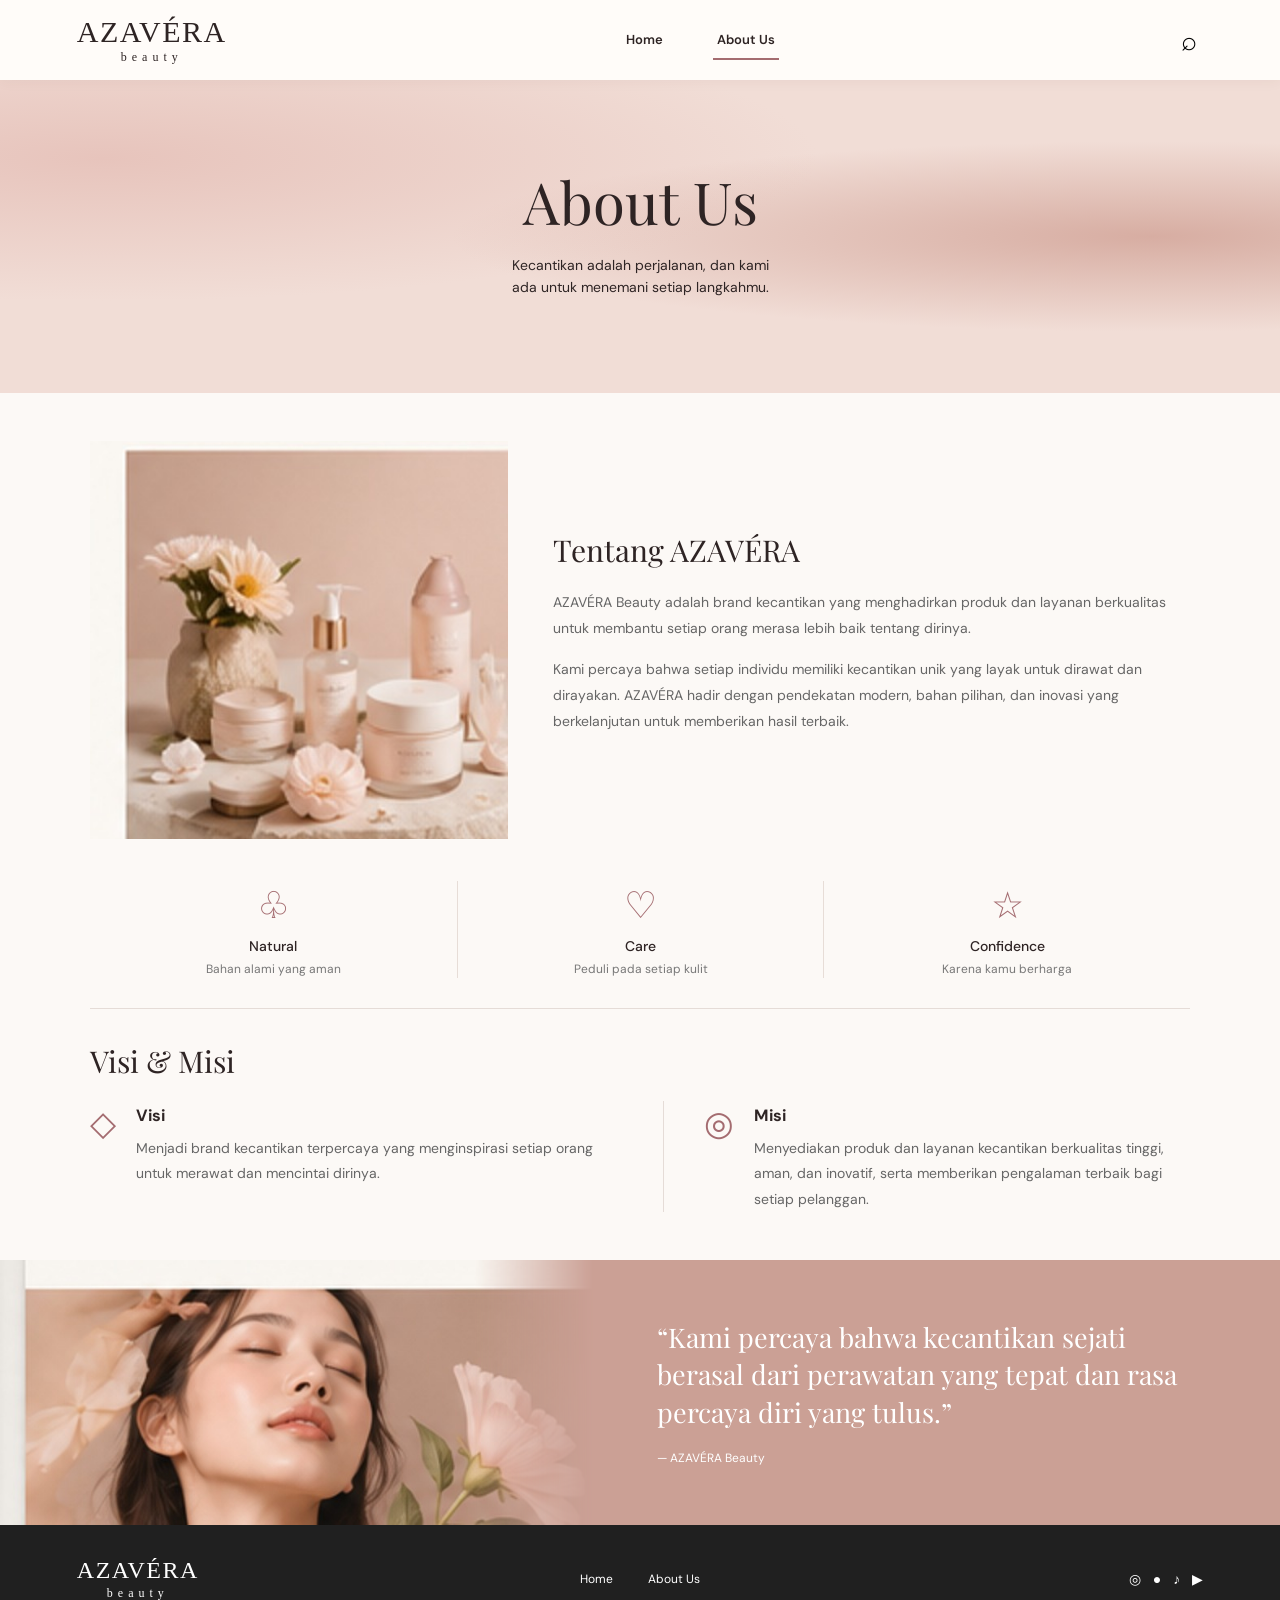
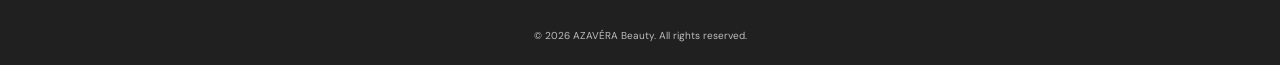
<file: about.html>
<!doctype html><html lang="id"><head><meta charset="utf-8"><meta name="viewport" content="width=device-width,initial-scale=1"><title>About Us | AZAVÉRA Beauty</title><link rel="stylesheet" href="style.css"></head><body>
<header class="site-header"><a class="logo" href="index.html">AZAVÉRA<small>beauty</small></a><nav id="nav"><a href="index.html">Home</a><a class="active" href="about.html">About Us</a></nav><div class="header-actions"><button id="searchBtn" aria-label="Cari produk">⌕</button><button id="menuBtn" class="menu-btn" aria-label="Buka menu">☰</button></div></header>
<main><section class="about-hero"><h1>About Us</h1><p>Kecantikan adalah perjalanan, dan kami<br>ada untuk menemani setiap langkahmu.</p></section>
<section class="about-content"><div class="about-intro"><img src="assets/about-products.jpg" alt="Produk kecantikan AZAVÉRA"><div><h2>Tentang AZAVÉRA</h2><p>AZAVÉRA Beauty adalah brand kecantikan yang menghadirkan produk dan layanan berkualitas untuk membantu setiap orang merasa lebih baik tentang dirinya.</p><p>Kami percaya bahwa setiap individu memiliki kecantikan unik yang layak untuk dirawat dan dirayakan. AZAVÉRA hadir dengan pendekatan modern, bahan pilihan, dan inovasi yang berkelanjutan untuk memberikan hasil terbaik.</p></div></div><div class="values"><div><span>♧</span><h3>Natural</h3><p>Bahan alami yang aman</p></div><div><span>♡</span><h3>Care</h3><p>Peduli pada setiap kulit</p></div><div><span>☆</span><h3>Confidence</h3><p>Karena kamu berharga</p></div></div><section class="vision"><h2>Visi &amp; Misi</h2><div class="vision-grid"><div><span>◇</span><div><h3>Visi</h3><p>Menjadi brand kecantikan terpercaya yang menginspirasi setiap orang untuk merawat dan mencintai dirinya.</p></div></div><div><span>◎</span><div><h3>Misi</h3><p>Menyediakan produk dan layanan kecantikan berkualitas tinggi, aman, dan inovatif, serta memberikan pengalaman terbaik bagi setiap pelanggan.</p></div></div></div></section></section>
<section class="about-quote"><img src="assets/about-model.jpg" alt="Model dengan bunga"><blockquote>“Kami percaya bahwa kecantikan sejati berasal dari perawatan yang tepat dan rasa percaya diri yang tulus.”<small>— AZAVÉRA Beauty</small></blockquote></section></main>
<footer><a class="logo footer-logo" href="index.html">AZAVÉRA<small>beauty</small></a><nav><a href="index.html">Home</a><a href="about.html">About Us</a></nav><span class="social">◎ &nbsp; ● &nbsp; ♪ &nbsp; ▶</span><p>© 2026 AZAVÉRA Beauty. All rights reserved.</p></footer>
<div class="search-overlay" id="searchOverlay" hidden><div class="search-panel"><button id="closeSearch" aria-label="Tutup pencarian">×</button><label for="searchInput">Cari produk AZAVÉRA</label><input id="searchInput" type="search" placeholder="Contoh: serum, moisturizer..."><div id="searchResults"></div></div></div><script src="script.js"></script></body></html>
</file>
<file: style.css>
@import url('https://fonts.googleapis.com/css2?family=DM+Sans:wght@400;500;600;700&family=Playfair+Display:wght@400;500&display=swap');
:root{--rose:#a46c70;--ink:#2e2424;--cream:#fcf9f6;--blush:#f2e2dd}*{box-sizing:border-box}html{scroll-behavior:smooth}body{margin:0;background:var(--cream);color:var(--ink);font-family:'DM Sans',Arial,sans-serif;font-size:14px}h1,h2,blockquote{font-family:'Playfair Display',Georgia,serif;font-weight:400}a{color:inherit;text-decoration:none}button{cursor:pointer;font:inherit}.site-header{height:80px;padding:0 6%;display:flex;align-items:center;justify-content:space-between;background:rgba(255,252,249,.97);position:sticky;top:0;z-index:10;box-shadow:0 2px 12px #5b39300c}.logo{font-family:Georgia,serif;font-size:30px;letter-spacing:1.5px;line-height:.9;display:inline-flex;flex-direction:column;text-align:center}.logo small{font-size:12px;letter-spacing:5px;margin-top:7px}.site-header nav{display:flex;gap:46px}.site-header nav a{padding:10px 4px;font-size:13px;font-weight:600;border-bottom:2px solid transparent}.site-header nav a.active,.site-header nav a:hover{border-color:var(--rose)}.header-actions{display:flex;gap:12px}.header-actions button{background:none;border:0;font-size:27px}.menu-btn{display:none}.hero{min-height:490px;display:flex;align-items:center;position:relative;overflow:hidden;background:linear-gradient(95deg,#ead5cc 0%,#f7e8e1 54%,#d5a998 100%)}.hero-copy{position:relative;z-index:1;width:56%;padding:60px 0 60px 10%}.eyebrow{letter-spacing:3px;color:var(--rose);font-size:15px}.hero h1{font-size:clamp(54px,7vw,96px);margin:10px 0 20px;line-height:1}.hero h1 em{display:block;font-size:30px;letter-spacing:10px;font-style:normal;text-align:center;max-width:440px}.hero h2{font-family:Georgia,serif;font-weight:400;font-size:22px}.hero p{line-height:1.7;max-width:420px}.hero-face{height:100%;width:47%;position:absolute;right:0;top:0;object-fit:cover;object-position:55% 25%;mask-image:linear-gradient(to right,transparent 0%,black 22%)}.pill{display:inline-flex;gap:24px;align-items:center;border-radius:40px;background:#956366;color:white;padding:13px 23px;font-size:13px;margin-top:16px;transition:.2s}.pill:hover{background:#75484b;transform:translateY(-2px)}.products-section{padding:58px 6% 64px}.section-heading{text-align:center}.section-heading h2,.benefits h2{font-size:34px;margin:0}.section-heading .line{width:40px;height:2px;background:#c79798;margin:15px auto}.section-heading p{color:#777;margin-bottom:35px}.product-grid{display:grid;grid-template-columns:repeat(4,minmax(0,1fr));gap:25px}.product-card img{width:100%;aspect-ratio:1/1;object-fit:cover;display:block}.product-card h3{font-size:15px;margin:17px 0 7px}.product-card p{font-size:13px;line-height:1.65;color:#666;min-height:42px}.detail-link{padding:0;border:0;background:none;color:#9b6267;font-size:13px;font-weight:700;margin-top:10px}.detail-link:hover{text-decoration:underline}.benefits{background:#f6e9e5;padding:40px 6% 50px;text-align:center}.benefits h2{font-size:26px}.benefits-grid{display:grid;grid-template-columns:repeat(4,1fr);gap:30px;margin-top:28px}.benefit-icon{width:56px;height:56px;border:1px solid #b98788;border-radius:50%;display:grid;place-items:center;margin:0 auto 12px;font-size:28px;color:var(--rose)}.benefits h3,.values h3{font-size:14px;margin:0 0 5px;font-weight:500}.benefits p,.values p{font-size:12px;color:#777;line-height:1.5;max-width:190px;margin:0 auto}.quote-banner{min-height:265px;background:linear-gradient(90deg,#f0dcd3,#f7e8e0);display:flex;align-items:center;justify-content:space-between;overflow:hidden}.quote-banner>div{padding:45px 8%;z-index:1}.quote-banner blockquote{font-size:27px;max-width:470px;margin:0}.quote-banner img{width:43%;height:265px;object-fit:cover;mask-image:linear-gradient(to right,transparent,black 35%)}footer{background:#202020;color:white;padding:35px 6% 18px;display:grid;grid-template-columns:1fr 1fr 1fr;align-items:center;gap:25px}.footer-logo{font-size:24px;justify-self:start}footer nav{display:flex;justify-content:center;gap:35px;font-size:12px}.social{text-align:right}footer>p{grid-column:1/-1;text-align:center;font-size:10px;color:#bdbdbd;margin:5px}.about-hero{text-align:center;padding:82px 20px 80px;background:radial-gradient(ellipse at 8% 25%,#e7c4bc 0%,transparent 43%),radial-gradient(ellipse at 90% 50%,#d7ada2 0%,transparent 43%),#f1ddd6}.about-hero h1{font-size:58px;margin:0 0 12px}.about-hero p{line-height:1.6}.about-content{padding:48px 7%}.about-intro{display:grid;grid-template-columns:38% 1fr;gap:45px;align-items:center}.about-intro img{width:100%;aspect-ratio:1.05;object-fit:cover}.about-intro h2,.vision h2{font-size:30px;margin:0 0 20px}.about-intro p{line-height:1.85;color:#666;margin:0 0 15px}.values{display:grid;grid-template-columns:repeat(3,1fr);text-align:center;margin:42px 0 30px}.values>div+div{border-left:1px solid #e7ddd7}.values span{font-size:37px;color:var(--rose);display:block;margin-bottom:8px}.vision{border-top:1px solid #e5dcd7;padding-top:32px}.vision-grid{display:grid;grid-template-columns:1fr 1fr;gap:45px}.vision-grid>div{display:flex;gap:20px}.vision-grid>div+div{border-left:1px solid #e5dcd7;padding-left:40px}.vision-grid span{font-size:34px;color:var(--rose)}.vision-grid h3{margin:4px 0 10px}.vision-grid p{line-height:1.8;color:#666;margin:0}.about-quote{display:flex;min-height:265px;background:#cba095;align-items:center}.about-quote img{width:53%;height:265px;object-fit:cover;object-position:center 30%;mask-image:linear-gradient(to right,black 80%,transparent)}.about-quote blockquote{color:white;font-size:27px;line-height:1.4;padding:25px 5%;margin:0}.about-quote small{display:block;font:12px 'DM Sans',sans-serif;margin-top:18px}dialog{border:0;border-radius:15px;box-shadow:0 15px 70px #0004;padding:32px;width:min(540px,90vw);color:var(--ink)}dialog::backdrop{background:#24191a88}dialog .close{position:absolute;right:18px;top:10px;border:0;background:none;font-size:30px}dialog img{width:145px;float:left;margin:0 25px 15px 0}dialog h2{font-size:28px;margin-top:15px}dialog p,dialog li{line-height:1.7}.search-overlay{position:fixed;inset:0;background:#20171699;z-index:20;display:grid;place-items:start center;padding:100px 20px}.search-overlay[hidden]{display:none}.search-panel{position:relative;background:white;width:min(550px,100%);padding:35px;border-radius:14px}.search-panel>button{position:absolute;right:15px;top:8px;font-size:28px;border:0;background:none}.search-panel label{display:block;font-family:Georgia,serif;font-size:25px;margin-bottom:18px}.search-panel input{width:100%;padding:14px;border:1px solid #dbc6be;border-radius:6px}.search-result{display:block;padding:12px 0;border-bottom:1px solid #eee;color:var(--rose)}@media(max-width:760px){.site-header{height:67px;padding:0 5%}.logo{font-size:23px}.logo small{font-size:9px}.menu-btn{display:block}.site-header nav{display:none;position:absolute;top:67px;left:0;right:0;background:#fffaf8;flex-direction:column;gap:0;padding:15px 6%;box-shadow:0 10px 15px #0001}.site-header nav.open{display:flex}.hero{min-height:490px;align-items:flex-start}.hero-copy{width:100%;padding:45px 6% 235px}.hero h1{font-size:56px}.hero h1 em{font-size:20px;max-width:270px}.hero h2{font-size:18px}.hero p{max-width:300px}.hero-face{top:auto;bottom:0;width:75%;height:260px;object-position:center 22%;mask-image:linear-gradient(to bottom,transparent,black 20%)}.product-grid{grid-template-columns:repeat(2,1fr);gap:25px 15px}.products-section{padding:40px 5%}.section-heading h2{font-size:29px}.benefits-grid{grid-template-columns:repeat(2,1fr);gap:26px 15px}.quote-banner blockquote{font-size:22px}.quote-banner img{width:40%}.quote-banner>div{padding:30px 5%}.about-hero{padding:55px 20px}.about-hero h1{font-size:46px}.about-intro{grid-template-columns:1fr;gap:25px}.about-intro img{max-height:330px}.about-content{padding:30px 6%}.vision-grid{grid-template-columns:1fr;gap:24px}.vision-grid>div+div{border-left:0;padding-left:0}.about-quote blockquote{font-size:19px}.about-quote img{width:45%}footer{grid-template-columns:1fr 1fr}.social{display:none}footer nav{justify-content:flex-end}}
.produk {
    padding: 50px 5%;
    text-align: center;
    background-color: #fff8f5;
}

.produk h2 {
    color: #b87579;
    font-size: 32px;
    margin-bottom: 10px;
}

.produk p {
    color: #8d7775;
    margin-bottom: 30px;
}

.produk-container {
    width: 100%;
    max-width: 1400px;
    margin: auto;
    overflow: hidden;
    border-radius: 15px;
}

.produk-container img {
    width: 100%;
    height: auto;
    display: block;
    object-fit: cover;
    image-rendering: auto;
    transition: transform 0.5s ease;
}

.produk-container img:hover {
    transform: scale(1.02);
}

/* Tampilan HP */
@media (max-width: 768px) {
    .produk h2 {
        font-size: 24px;
    }

    .produk {
        padding: 30px 15px;
    }
}
</file>
